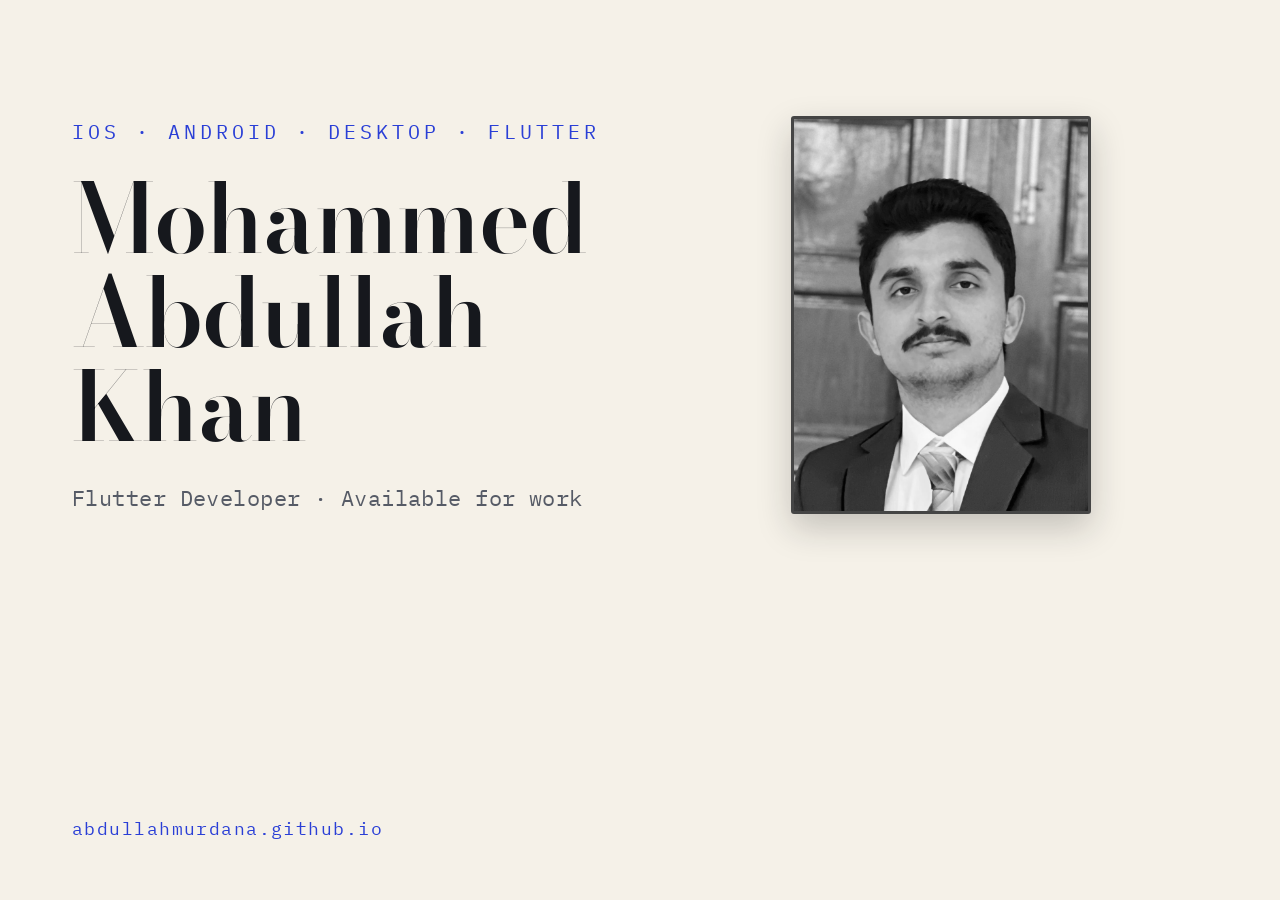
<file: og-card.html>
<!DOCTYPE html>
<!-- Source for images/og-card.png. Render at 1200x630 with headless Chrome:
     chrome --headless --window-size=1200,630 --screenshot=images/og-card.png <served-url>/og-card.html -->
<html lang="en">

<head>
  <meta charset="UTF-8" />
  <link rel="preconnect" href="https://fonts.googleapis.com" />
  <link rel="preconnect" href="https://fonts.gstatic.com" crossorigin />
  <link
    href="https://fonts.googleapis.com/css2?family=Bodoni+Moda:opsz,wght@6..96,500;6..96,600&family=Hanken+Grotesk:wght@400&family=IBM+Plex+Mono:wght@400;500&display=swap"
    rel="stylesheet" />
  <style>
    * { margin: 0; padding: 0; box-sizing: border-box; }

    html, body { width: 1200px; height: 630px; }

    body {
      background: #F5F1E8;
      color: #16181D;
      font-family: "Hanken Grotesk", sans-serif;
      display: grid;
      grid-template-columns: 1.25fr .75fr;
      align-items: center;
      gap: 56px;
      padding: 72px;
      overflow: hidden;
    }

    .eyebrow {
      font-family: "IBM Plex Mono", monospace;
      font-size: 20px;
      letter-spacing: .2em;
      text-transform: uppercase;
      color: #2A3FD6;
      margin-bottom: 26px;
    }

    .name {
      font-family: "Bodoni Moda", serif;
      font-weight: 600;
      font-size: 96px;
      line-height: .98;
      letter-spacing: -.01em;
      margin-bottom: 30px;
    }

    .role {
      font-family: "IBM Plex Mono", monospace;
      font-size: 22px;
      color: #565B66;
      letter-spacing: .02em;
    }

    .url {
      position: absolute;
      left: 72px;
      bottom: 60px;
      font-family: "IBM Plex Mono", monospace;
      font-size: 18px;
      letter-spacing: .08em;
      color: #2A3FD6;
    }

    .portrait {
      width: 100%;
      max-width: 300px;
      justify-self: center;
    }

    .portrait img {
      width: 100%;
      height: auto;
      display: block;
      border-radius: 3px;
      border: 3px solid #2A3FD6;
      box-shadow: 0 14px 34px rgba(22, 24, 29, 0.22);
      filter: url(#duotone);
    }
  </style>
</head>

<body>
  <svg width="0" height="0" style="position:absolute" aria-hidden="true">
    <filter id="duotone" color-interpolation-filters="sRGB">
      <feColorMatrix type="matrix" values="0.2126 0.7152 0.0722 0 0
                                            0.2126 0.7152 0.0722 0 0
                                            0.2126 0.7152 0.0722 0 0
                                            0      0      0      1 0" />
      <feComponentTransfer>
        <feFuncR tableValues="0.07 0.96" />
        <feFuncG tableValues="0.12 0.95" />
        <feFuncB tableValues="0.24 0.92" />
      </feComponentTransfer>
    </filter>
  </svg>

  <div class="text">
    <p class="eyebrow">iOS · Android · Desktop · Flutter</p>
    <h1 class="name">Mohammed<br />Abdullah Khan</h1>
    <p class="role">Flutter Developer · Available for work</p>
  </div>

  <div class="portrait">
    <img src="assets/profile.jpg" alt="Mohammed Abdullah Khan" />
  </div>

  <span class="url">abdullahmurdana.github.io</span>
</body>

</html>
</file>
